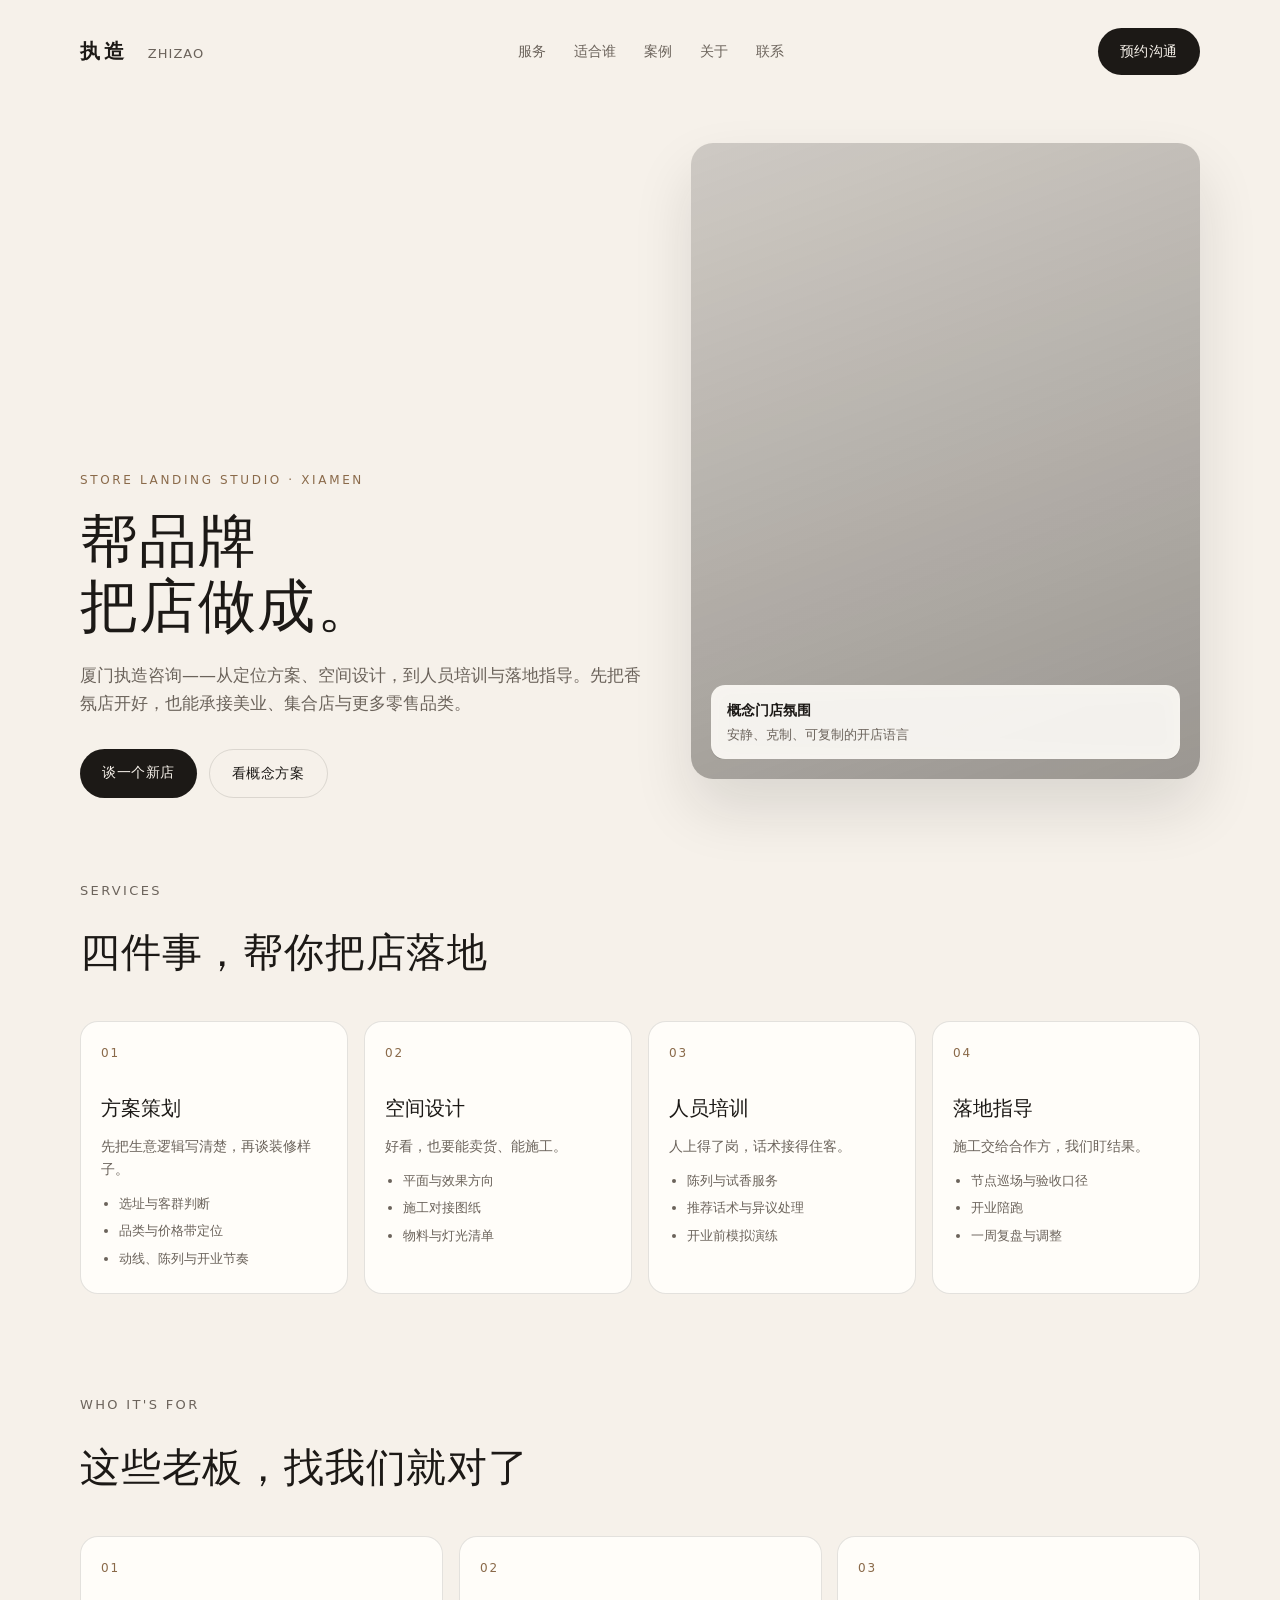
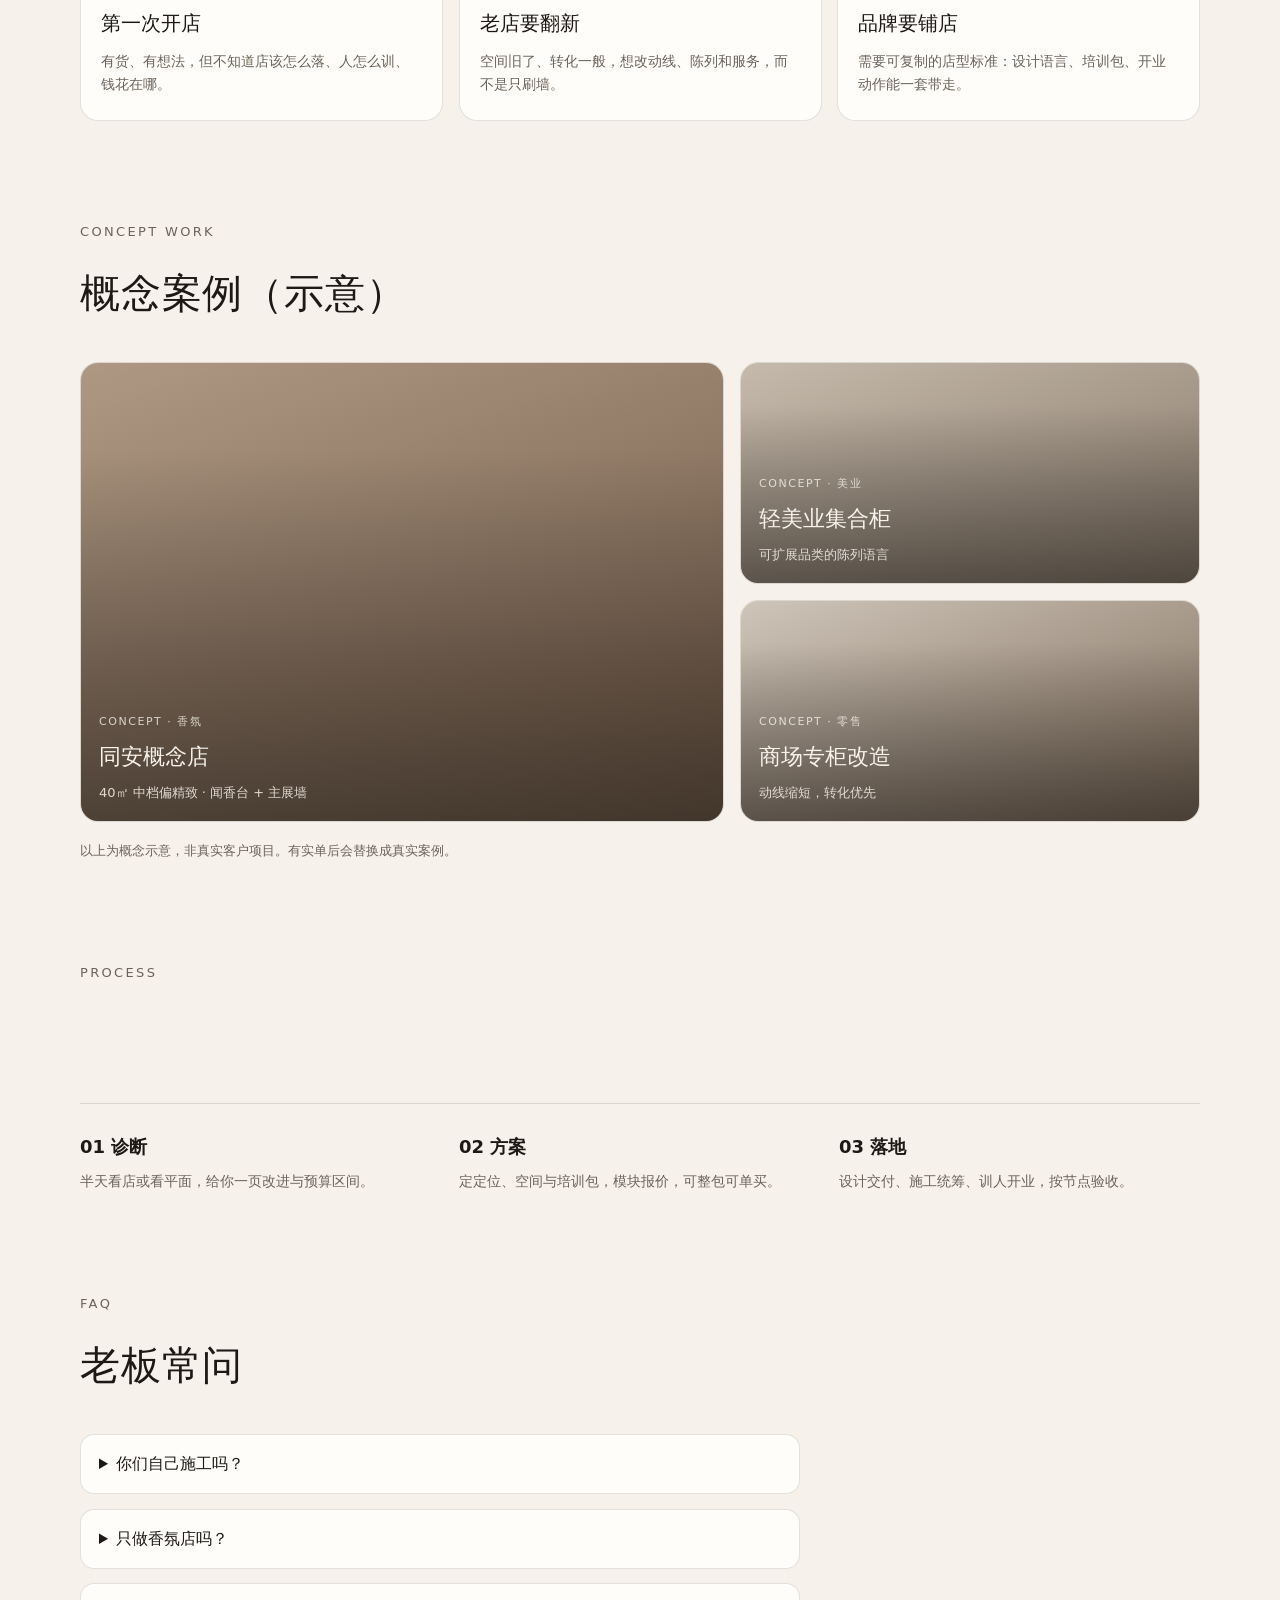
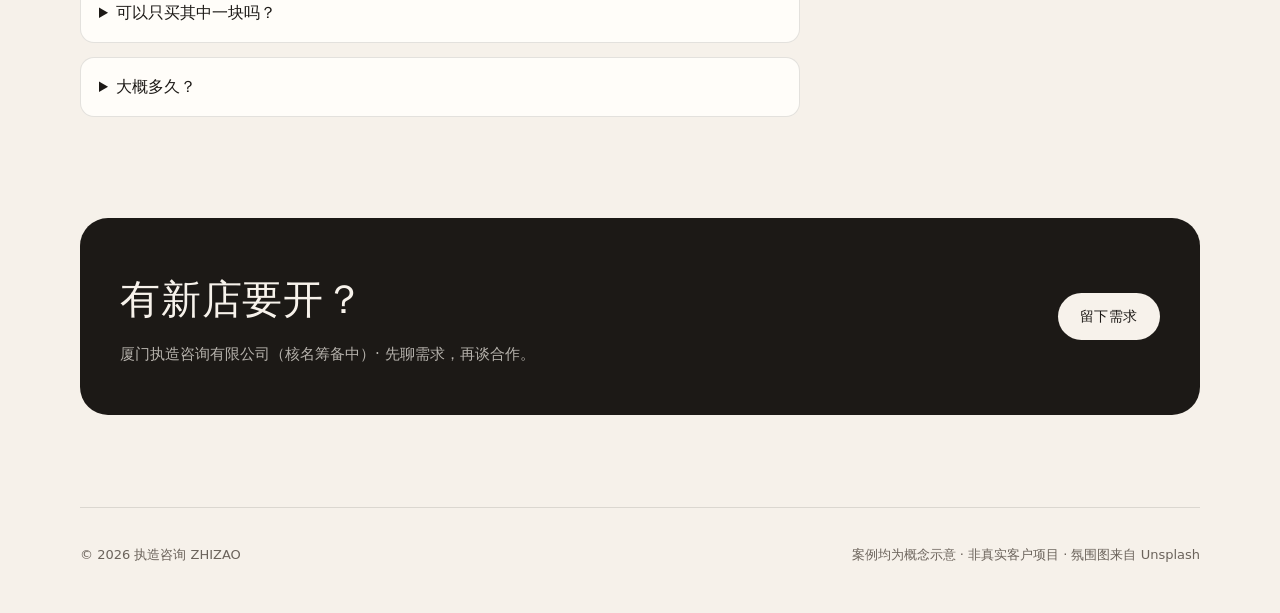
<file: index.html>
<!DOCTYPE html>
<html lang="zh-CN">
<head>
  <meta charset="UTF-8" />
  <meta name="viewport" content="width=device-width, initial-scale=1" />
  <title>执造咨询 · 把门店做成</title>
  <meta name="description" content="厦门执造咨询：门店落地服务——方案策划、空间设计、人员培训、落地指导。面向香氛、美业、集合店等零售品类。" />
  <link rel="stylesheet" href="/css/site.css" />
</head>
<body>
  <div class="wrap">
    <header>
      <a class="logo" href="/">执造 <span>ZHIZAO</span></a>
      <nav>
        <a href="/#services">服务</a>
        <a href="/#audience">适合谁</a>
        <a href="/#cases">案例</a>
        <a href="/about/">关于</a>
        <a href="/contact/">联系</a>
      </nav>
      <a class="btn" href="/contact/">预约沟通</a>
    </header>

    <section class="hero">
      <div class="hero-copy reveal">
        <div class="eyebrow">Store Landing Studio · Xiamen</div>
        <h1>帮品牌<br />把店做成。</h1>
        <p class="lead">厦门执造咨询——从定位方案、空间设计，到人员培训与落地指导。先把香氛店开好，也能承接美业、集合店与更多零售品类。</p>
        <div class="hero-actions">
          <a class="btn" href="/contact/">谈一个新店</a>
          <a class="btn ghost" href="#cases">看概念方案</a>
        </div>
      </div>
      <div class="hero-visual reveal d2">
        <div class="cap">
          <strong>概念门店氛围</strong>
          安静、克制、可复制的开店语言
        </div>
      </div>
    </section>

    <section id="services">
      <div class="section-title reveal">SERVICES</div>
      <h2 class="reveal d1">四件事，帮你把店落地</h2>
      <div class="services">
        <article class="card detail reveal d1">
          <div class="num">01</div>
          <h3>方案策划</h3>
          <p>先把生意逻辑写清楚，再谈装修样子。</p>
          <ul>
            <li>选址与客群判断</li>
            <li>品类与价格带定位</li>
            <li>动线、陈列与开业节奏</li>
          </ul>
        </article>
        <article class="card detail reveal d2">
          <div class="num">02</div>
          <h3>空间设计</h3>
          <p>好看，也要能卖货、能施工。</p>
          <ul>
            <li>平面与效果方向</li>
            <li>施工对接图纸</li>
            <li>物料与灯光清单</li>
          </ul>
        </article>
        <article class="card detail reveal d3">
          <div class="num">03</div>
          <h3>人员培训</h3>
          <p>人上得了岗，话术接得住客。</p>
          <ul>
            <li>陈列与试香服务</li>
            <li>推荐话术与异议处理</li>
            <li>开业前模拟演练</li>
          </ul>
        </article>
        <article class="card detail reveal d4">
          <div class="num">04</div>
          <h3>落地指导</h3>
          <p>施工交给合作方，我们盯结果。</p>
          <ul>
            <li>节点巡场与验收口径</li>
            <li>开业陪跑</li>
            <li>一周复盘与调整</li>
          </ul>
        </article>
      </div>
    </section>

    <section id="audience">
      <div class="section-title reveal">WHO IT'S FOR</div>
      <h2 class="reveal d1">这些老板，找我们就对了</h2>
      <div class="audience">
        <article class="card reveal d1">
          <div class="num">01</div>
          <h3>第一次开店</h3>
          <p>有货、有想法，但不知道店该怎么落、人怎么训、钱花在哪。</p>
        </article>
        <article class="card reveal d2">
          <div class="num">02</div>
          <h3>老店要翻新</h3>
          <p>空间旧了、转化一般，想改动线、陈列和服务，而不是只刷墙。</p>
        </article>
        <article class="card reveal d3">
          <div class="num">03</div>
          <h3>品牌要铺店</h3>
          <p>需要可复制的店型标准：设计语言、培训包、开业动作能一套带走。</p>
        </article>
      </div>
    </section>

    <section id="cases">
      <div class="section-title reveal">CONCEPT WORK</div>
      <h2 class="reveal d1">概念案例（示意）</h2>
      <div class="cases">
        <article class="case tall reveal d1" style="--case-bg: linear-gradient(160deg,#b7a08a,#6f5744); --case-img: url('https://images.unsplash.com/photo-1541643600914-78b084683601?w=1000&q=80&auto=format&fit=crop');">
          <div class="bg"></div>
          <div class="meta">
            <div class="tag">CONCEPT · 香氛</div>
            <h3>同安概念店</h3>
            <p>40㎡ 中档偏精致 · 闻香台 + 主展墙</p>
          </div>
        </article>
        <article class="case reveal d2" style="--case-bg: linear-gradient(160deg,#cfc3b4,#8a7b6c); --case-img: url('https://images.unsplash.com/photo-1522335789203-aabd1fc54bc9?w=1000&q=80&auto=format&fit=crop');">
          <div class="bg"></div>
          <div class="meta">
            <div class="tag">CONCEPT · 美业</div>
            <h3>轻美业集合柜</h3>
            <p>可扩展品类的陈列语言</p>
          </div>
        </article>
        <article class="case reveal d3" style="--case-bg: linear-gradient(160deg,#d9cfc3,#7d6a58); --case-img: url('https://images.unsplash.com/photo-1441986300917-64674bd600d8?w=1000&q=80&auto=format&fit=crop');">
          <div class="bg"></div>
          <div class="meta">
            <div class="tag">CONCEPT · 零售</div>
            <h3>商场专柜改造</h3>
            <p>动线缩短，转化优先</p>
          </div>
        </article>
      </div>
      <p class="note reveal" style="margin-top:18px;">以上为概念示意，非真实客户项目。有实单后会替换成真实案例。</p>
    </section>

    <section id="process">
      <div class="section-title reveal">PROCESS</div>
      <h2 class="reveal d1">怎么合作</h2>
      <div class="process">
        <div class="step reveal d1">
          <h3>01 诊断</h3>
          <p>半天看店或看平面，给你一页改进与预算区间。</p>
        </div>
        <div class="step reveal d2">
          <h3>02 方案</h3>
          <p>定定位、空间与培训包，模块报价，可整包可单买。</p>
        </div>
        <div class="step reveal d3">
          <h3>03 落地</h3>
          <p>设计交付、施工统筹、训人开业，按节点验收。</p>
        </div>
      </div>
    </section>

    <section id="faq">
      <div class="section-title reveal">FAQ</div>
      <h2 class="reveal d1">老板常问</h2>
      <div class="faq">
        <details class="reveal d1">
          <summary>你们自己施工吗？</summary>
          <p>不自己承包施工。设计、标准、验收我们盯；施工交给有资质的合作方，责任边界写进合同。</p>
        </details>
        <details class="reveal d2">
          <summary>只做香氛店吗？</summary>
          <p>起步会先把香氛吃透，但服务模型不锁死品类。美业、集合店、其他零售，只要是把门店做成，都能谈。</p>
        </details>
        <details class="reveal d3">
          <summary>可以只买其中一块吗？</summary>
          <p>可以。策划、设计、培训、落地指导都能单模块合作；整包会更顺，也更好控结果。</p>
        </details>
        <details class="reveal d4">
          <summary>大概多久？</summary>
          <p>看面积和配合度。常见节奏：诊断 3–5 天，方案 1–2 周，培训与开业陪跑另约。具体以报价为准。</p>
        </details>
      </div>
    </section>

    <section id="contact">
      <div class="cta reveal">
        <div>
          <h2>有新店要开？</h2>
          <p>厦门执造咨询有限公司（核名筹备中）· 先聊需求，再谈合作。</p>
        </div>
        <a class="btn" href="/contact/">留下需求</a>
      </div>
    </section>

    <footer>
      <div>© 2026 执造咨询 ZHIZAO</div>
      <div>案例均为概念示意 · 非真实客户项目 · 氛围图来自 Unsplash</div>
    </footer>
  </div>
  <script src="/js/site.js" defer></script>
</body>
</html>
</file>
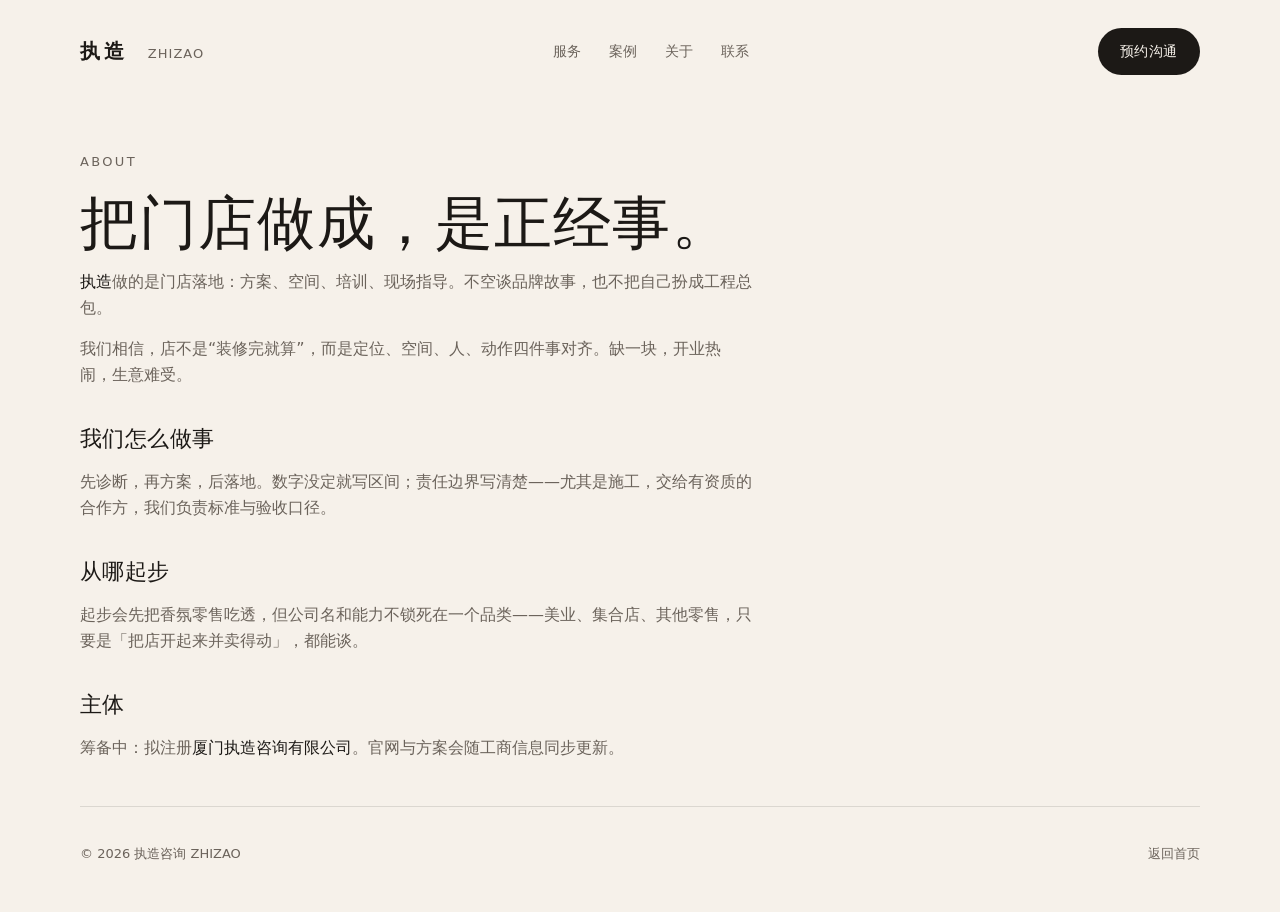
<file: about/index.html>
<!DOCTYPE html>
<html lang="zh-CN">
<head>
  <meta charset="UTF-8" />
  <meta name="viewport" content="width=device-width, initial-scale=1" />
  <title>关于执造 · 执造咨询</title>
  <link rel="stylesheet" href="/css/site.css" />
</head>
<body>
  <div class="wrap">
    <header>
      <a class="logo" href="/">执造 <span>ZHIZAO</span></a>
      <nav>
        <a href="/#services">服务</a>
        <a href="/#cases">案例</a>
        <a href="/about/">关于</a>
        <a href="/contact/">联系</a>
      </nav>
      <a class="btn" href="/contact/">预约沟通</a>
    </header>

    <section class="page-hero">
      <div class="section-title reveal">ABOUT</div>
      <h1 class="reveal d1">把门店做成，是正经事。</h1>
      <div class="prose reveal d2">
        <p><strong>执造</strong>做的是门店落地：方案、空间、培训、现场指导。不空谈品牌故事，也不把自己扮成工程总包。</p>
        <p>我们相信，店不是“装修完就算”，而是定位、空间、人、动作四件事对齐。缺一块，开业热闹，生意难受。</p>
        <h2>我们怎么做事</h2>
        <p>先诊断，再方案，后落地。数字没定就写区间；责任边界写清楚——尤其是施工，交给有资质的合作方，我们负责标准与验收口径。</p>
        <h2>从哪起步</h2>
        <p>起步会先把香氛零售吃透，但公司名和能力不锁死在一个品类——美业、集合店、其他零售，只要是「把店开起来并卖得动」，都能谈。</p>
        <h2>主体</h2>
        <p>筹备中：拟注册<strong>厦门执造咨询有限公司</strong>。官网与方案会随工商信息同步更新。</p>
      </div>
    </section>

    <footer>
      <div>© 2026 执造咨询 ZHIZAO</div>
      <div><a href="/">返回首页</a></div>
    </footer>
  </div>
  <script src="/js/site.js" defer></script>
</body>
</html>
</file>
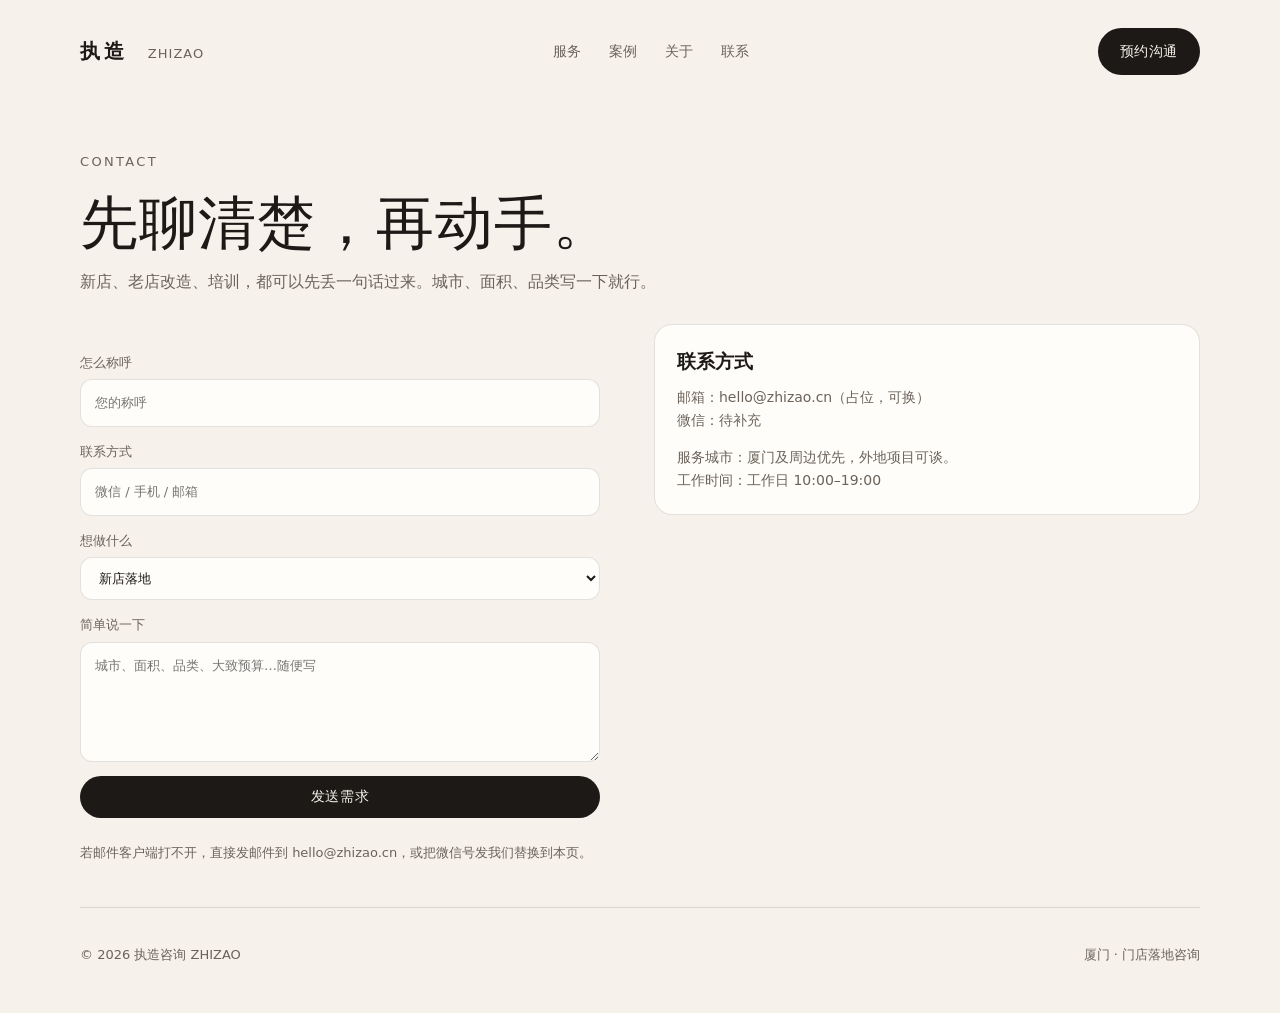
<file: contact/index.html>
<!DOCTYPE html>
<html lang="zh-CN">
<head>
  <meta charset="UTF-8" />
  <meta name="viewport" content="width=device-width, initial-scale=1" />
  <title>联系我们 · 执造咨询</title>
  <link rel="stylesheet" href="/css/site.css" />
</head>
<body>
  <div class="wrap">
    <header>
      <a class="logo" href="/">执造 <span>ZHIZAO</span></a>
      <nav>
        <a href="/#services">服务</a>
        <a href="/#cases">案例</a>
        <a href="/about/">关于</a>
        <a href="/contact/">联系</a>
      </nav>
      <a class="btn" href="/contact/">预约沟通</a>
    </header>

    <section class="page-hero">
      <div class="section-title">CONTACT</div>
      <h1>先聊清楚，再动手。</h1>
      <div class="prose">
        <p>新店、老店改造、培训，都可以先丢一句话过来。城市、面积、品类写一下就行。</p>
      </div>

      <div class="contact-grid">
        <div>
          <form class="form" action="mailto:hello@zhizao.cn" method="post" enctype="text/plain">
            <label>怎么称呼
              <input name="name" placeholder="您的称呼" required />
            </label>
            <label>联系方式
              <input name="contact" placeholder="微信 / 手机 / 邮箱" required />
            </label>
            <label>想做什么
              <select name="type">
                <option>新店落地</option>
                <option>老店改造</option>
                <option>培训 / 陪跑</option>
                <option>先诊断看看</option>
              </select>
            </label>
            <label>简单说一下
              <textarea name="message" placeholder="城市、面积、品类、大致预算…随便写"></textarea>
            </label>
            <button class="btn" type="submit">发送需求</button>
            <p class="note">若邮件客户端打不开，直接发邮件到 hello@zhizao.cn，或把微信号发我们替换到本页。</p>
          </form>
        </div>
        <aside class="contact-card">
          <h3>联系方式</h3>
          <p>邮箱：hello@zhizao.cn（占位，可换）</p>
          <p>微信：待补充</p>
          <p style="margin-top:14px;">服务城市：厦门及周边优先，外地项目可谈。</p>
          <p>工作时间：工作日 10:00–19:00</p>
        </aside>
      </div>
    </section>

    <footer>
      <div>© 2026 执造咨询 ZHIZAO</div>
      <div>厦门 · 门店落地咨询</div>
    </footer>
  </div>
</body>
</html>
</file>
<file: css/site.css>
:root {
  --bg: #f6f1ea;
  --ink: #1c1916;
  --muted: #6b635b;
  --line: rgba(28, 25, 22, 0.12);
  --card: #fffdf9;
  --accent: #8a6a4a;
  --ease-apple: cubic-bezier(0.22, 1, 0.36, 1);
}
* { box-sizing: border-box; margin: 0; padding: 0; }
body {
  font-family: "PingFang SC", "Hiragino Sans GB", "Microsoft YaHei", system-ui, sans-serif;
  background: var(--bg);
  color: var(--ink);
  line-height: 1.65;
}
a { color: inherit; text-decoration: none; }
.wrap { width: min(1120px, calc(100% - 40px)); margin: 0 auto; }
header {
  display: flex; justify-content: space-between; align-items: center;
  padding: 28px 0;
}
.logo { font-size: 20px; letter-spacing: 0.18em; font-weight: 600; }
.logo span { color: var(--muted); font-weight: 400; letter-spacing: 0.08em; font-size: 13px; margin-left: 10px; }
nav { display: flex; gap: 28px; font-size: 14px; color: var(--muted); }
nav a:hover { color: var(--ink); }
.btn {
  display: inline-block; background: var(--ink); color: #f7f2eb;
  padding: 12px 22px; border-radius: 999px; font-size: 14px; letter-spacing: 0.04em;
  border: none; cursor: pointer;
  transition: transform 0.45s var(--ease-apple), opacity 0.45s var(--ease-apple), background 0.3s ease;
}
.btn:hover { transform: scale(1.02); }
.btn.ghost { background: transparent; color: var(--ink); border: 1px solid var(--line); }
.hero {
  display: grid; grid-template-columns: 1.05fr 0.95fr; gap: 48px;
  align-items: end; padding: 40px 0 72px;
}
.eyebrow {
  font-size: 12px; letter-spacing: 0.22em; text-transform: uppercase;
  color: var(--accent); margin-bottom: 18px;
}
h1 {
  font-size: clamp(36px, 5vw, 58px); line-height: 1.12; font-weight: 560;
  letter-spacing: 0.02em; margin-bottom: 22px;
}
.lead { font-size: 17px; color: var(--muted); max-width: 34em; margin-bottom: 32px; }
.hero-actions { display: flex; gap: 12px; flex-wrap: wrap; }
.hero-visual {
  border-radius: 22px; overflow: hidden; aspect-ratio: 4 / 5;
  background:
    linear-gradient(160deg, rgba(28,25,22,0.18), rgba(28,25,22,0.42)),
    url("https://images.unsplash.com/photo-1594035910387-fea47794261f?w=1200&q=80&auto=format&fit=crop") center / cover no-repeat;
  box-shadow: 0 30px 60px rgba(28, 25, 22, 0.12);
  position: relative;
}
.hero-visual .cap {
  position: absolute; left: 20px; right: 20px; bottom: 20px;
  background: rgba(255,253,249,0.92); border-radius: 14px;
  padding: 14px 16px; font-size: 13px; color: var(--muted);
  backdrop-filter: blur(10px);
}
.hero-visual .cap strong { display: block; color: var(--ink); font-size: 14px; margin-bottom: 2px; }
section { padding: 28px 0 72px; }
.section-title { font-size: 13px; letter-spacing: 0.18em; color: var(--muted); margin-bottom: 18px; }
h2 {
  font-size: clamp(28px, 3.4vw, 40px); font-weight: 560; letter-spacing: 0.02em;
  margin-bottom: 36px; max-width: 16em;
}
.services { display: grid; grid-template-columns: repeat(4, 1fr); gap: 16px; }
.card {
  background: var(--card); border: 1px solid var(--line); border-radius: 18px;
  padding: 22px 20px 24px; min-height: 180px;
  transition: transform 0.6s var(--ease-apple), box-shadow 0.6s var(--ease-apple);
}
.card:hover { transform: translateY(-3px); box-shadow: 0 16px 40px rgba(28,25,22,0.06); }
.card.detail { min-height: 0; }
.num { font-size: 12px; color: var(--accent); letter-spacing: 0.16em; margin-bottom: 28px; }
.card h3 { font-size: 20px; font-weight: 560; margin-bottom: 10px; }
.card p { font-size: 14px; color: var(--muted); }
.card ul { margin-top: 12px; padding-left: 18px; color: var(--muted); font-size: 13px; }
.card li + li { margin-top: 6px; }
.audience {
  display: grid; grid-template-columns: repeat(3, 1fr); gap: 16px;
}
.cases {
  display: grid; grid-template-columns: 1.4fr 1fr; grid-template-rows: 1fr 1fr; gap: 16px;
}
.case {
  border-radius: 18px; overflow: hidden; min-height: 220px; position: relative;
  border: 1px solid var(--line);
}
.case.tall { grid-row: span 2; min-height: 460px; }
.case .bg {
  position: absolute; inset: 0;
  background:
    linear-gradient(180deg, rgba(28,25,22,0.05) 20%, rgba(28,25,22,0.55) 100%),
    var(--case-img) center / cover no-repeat,
    var(--case-bg);
  transform: scale(1.02);
  transition: transform 1.2s var(--ease-apple);
}
.case:hover .bg { transform: scale(1.06); }
.case .meta { position: absolute; left: 18px; right: 18px; bottom: 18px; color: #f7f2eb; }
.case .tag { font-size: 11px; letter-spacing: 0.14em; opacity: 0.8; margin-bottom: 8px; }
.case h3 { font-size: 22px; font-weight: 560; margin-bottom: 6px; }
.case p { font-size: 13px; opacity: 0.85; }
.process {
  display: grid; grid-template-columns: repeat(3, 1fr); gap: 18px;
  border-top: 1px solid var(--line); padding-top: 28px;
}
.step h3 { font-size: 18px; margin-bottom: 8px; }
.step p { font-size: 14px; color: var(--muted); }
.faq { display: grid; gap: 14px; max-width: 720px; }
.faq details {
  background: var(--card); border: 1px solid var(--line); border-radius: 14px;
  padding: 16px 18px;
}
.faq summary { cursor: pointer; font-weight: 560; }
.faq p { margin-top: 10px; color: var(--muted); font-size: 14px; }
.cta {
  background: var(--ink); color: #f7f2eb; border-radius: 28px; padding: 48px 40px;
  display: flex; justify-content: space-between; align-items: center; gap: 24px;
}
.cta h2 { color: #f7f2eb; margin: 0; max-width: none; }
.cta p { color: rgba(247,242,235,0.7); margin-top: 10px; font-size: 15px; }
.cta .btn { background: #f7f2eb; color: var(--ink); }
.page-hero { padding: 48px 0 24px; }
.page-hero h1 { margin-bottom: 14px; }
.prose { max-width: 42em; color: var(--muted); font-size: 16px; }
.prose p + p { margin-top: 14px; }
.prose strong { color: var(--ink); font-weight: 560; }
.prose h2 { font-size: 22px; margin: 32px 0 12px; max-width: none; color: var(--ink); }
.form {
  margin-top: 28px; display: grid; gap: 14px; max-width: 520px;
}
.form label { font-size: 13px; color: var(--muted); display: grid; gap: 6px; }
.form input, .form textarea, .form select {
  width: 100%; padding: 12px 14px; border-radius: 12px;
  border: 1px solid var(--line); background: var(--card); color: var(--ink);
  font: inherit;
}
.form textarea { min-height: 120px; resize: vertical; }
.note { font-size: 13px; color: var(--muted); margin-top: 10px; }
.contact-grid {
  display: grid; grid-template-columns: 1fr 1fr; gap: 28px; margin-top: 28px; align-items: start;
}
.contact-card {
  background: var(--card); border: 1px solid var(--line); border-radius: 18px; padding: 22px;
}
.contact-card h3 { margin-bottom: 8px; }
.contact-card p { color: var(--muted); font-size: 14px; }
footer {
  padding: 36px 0 48px; display: flex; justify-content: space-between; gap: 16px;
  color: var(--muted); font-size: 13px; border-top: 1px solid var(--line); margin-top: 20px;
}

/* Apple-like scroll reveal */
.reveal {
  opacity: 0;
  transform: translateY(28px);
  transition:
    opacity 1.05s var(--ease-apple),
    transform 1.05s var(--ease-apple);
  will-change: opacity, transform;
}
.reveal.in {
  opacity: 1;
  transform: translate3d(0, 0, 0);
}
.reveal.d1 { transition-delay: 0.06s; }
.reveal.d2 { transition-delay: 0.12s; }
.reveal.d3 { transition-delay: 0.18s; }
.reveal.d4 { transition-delay: 0.24s; }
.hero-copy.reveal { transform: translateY(18px); }
.hero-visual.reveal { transform: translateY(24px) scale(0.985); }
.hero-visual.reveal.in { transform: none; }

@media (prefers-reduced-motion: reduce) {
  .reveal, .reveal.in, .card, .btn, .case .bg {
    opacity: 1 !important;
    transform: none !important;
    transition: none !important;
  }
}

@media (max-width: 900px) {
  nav { display: none; }
  .hero, .services, .process, .audience, .contact-grid { grid-template-columns: 1fr; }
  .cases { grid-template-columns: 1fr; }
  .case.tall { grid-row: auto; min-height: 300px; }
  .hero-visual { aspect-ratio: 16 / 11; }
  .cta { flex-direction: column; align-items: flex-start; padding: 32px 24px; }
  footer { flex-direction: column; }
}
</file>
